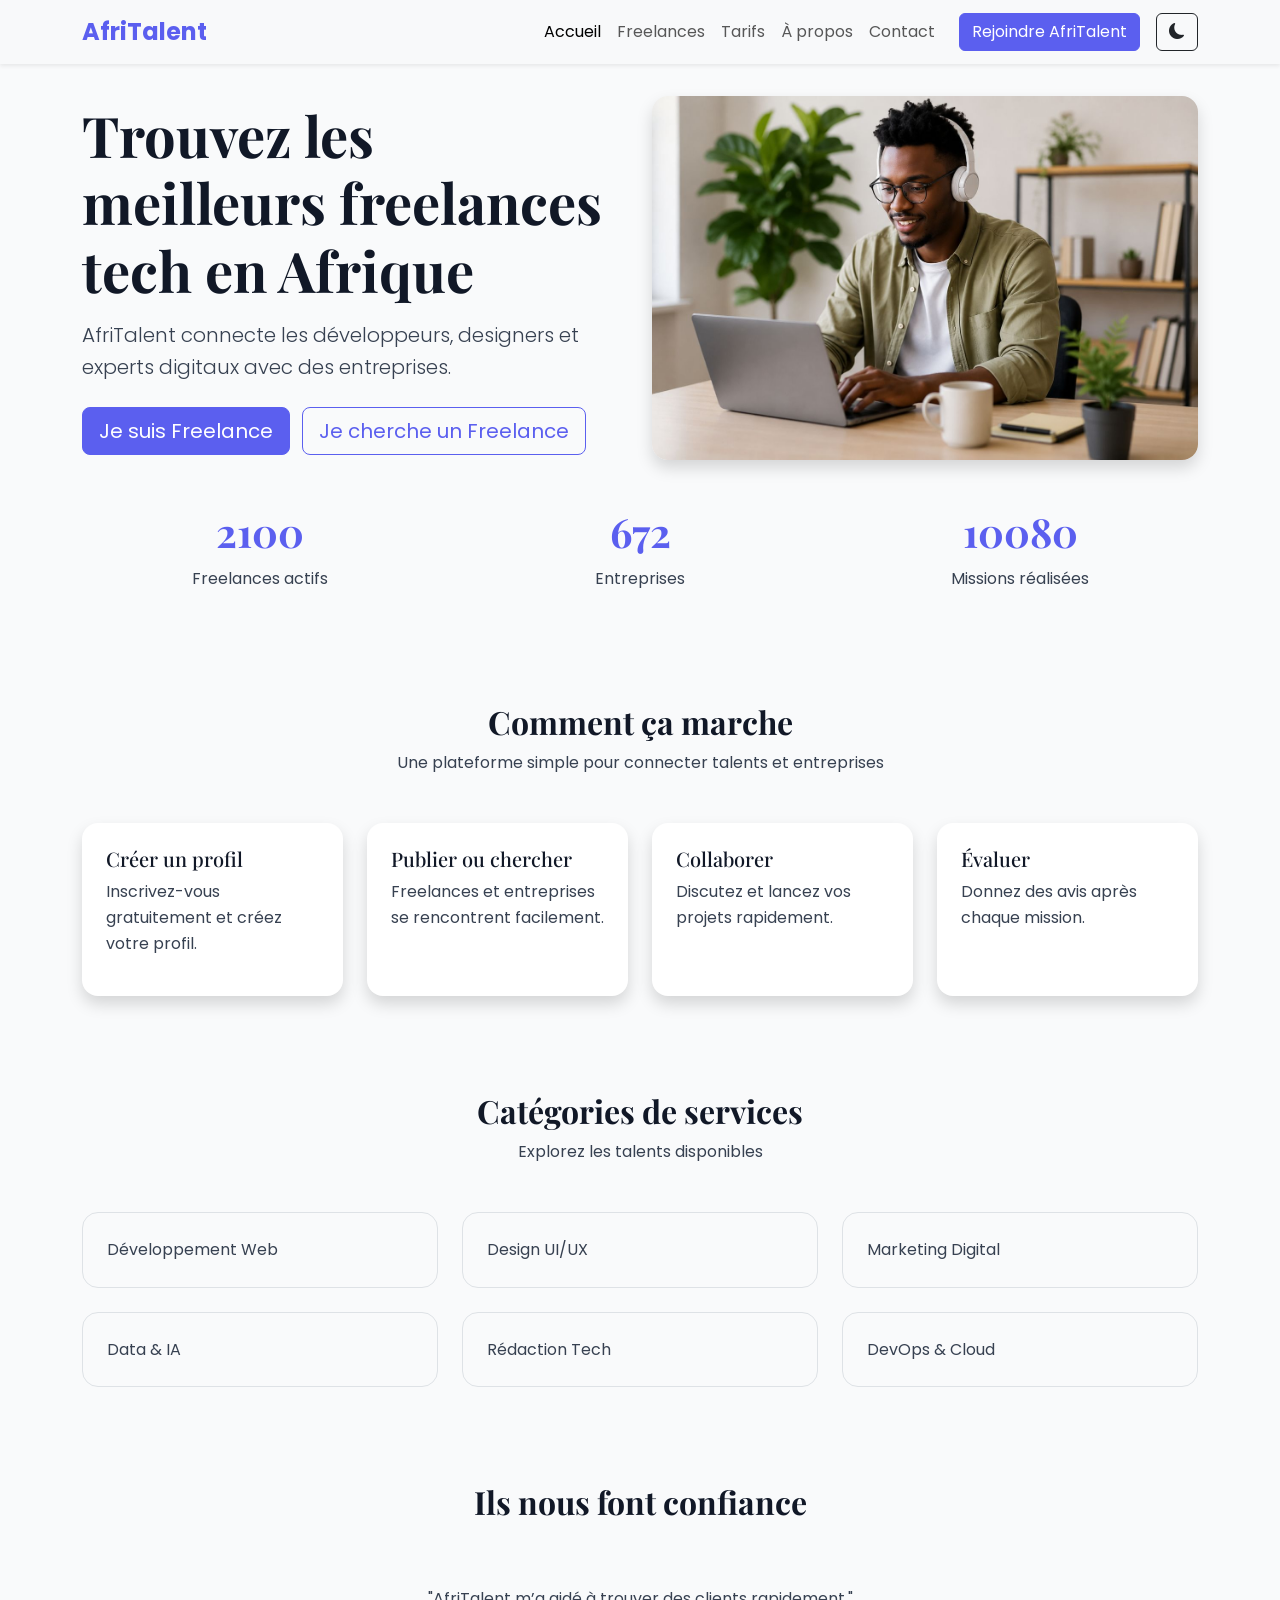
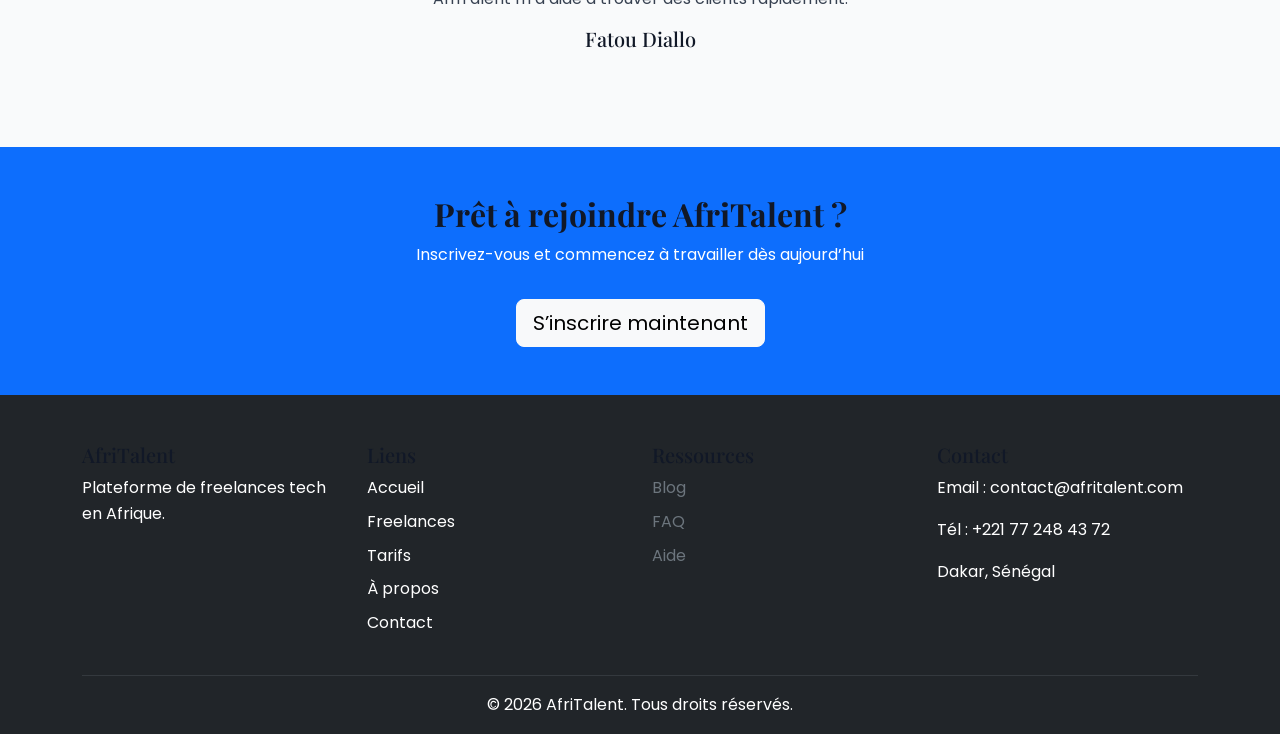
<file: index.html>
<!DOCTYPE html>
<html lang="fr">

<head>
    <meta charset="UTF-8">
    <meta name="viewport" content="width=device-width, initial-scale=1.0">

    <title>AfriTalent - Accueil</title>

    <!-- Bootstrap -->
    <link href="https://cdn.jsdelivr.net/npm/bootstrap@5.3.3/dist/css/bootstrap.min.css" rel="stylesheet">

    <!-- Bootstrap Icons -->
    <link rel="stylesheet" href="https://cdn.jsdelivr.net/npm/bootstrap-icons@1.11.3/font/bootstrap-icons.min.css">

    <!-- Google Fonts -->
    <link href="https://fonts.googleapis.com/css2?family=Poppins:wght@300;400;600;700&family=Playfair+Display:wght@500;700&display=swap" rel="stylesheet">

    <!-- CSS -->
    <link rel="stylesheet" href="CSS/style.css">
</head>

<body>

<!-- NAVBAR -->
<header>
    <nav class="navbar navbar-expand-lg navbar-light bg-light fixed-top shadow-sm">
        <div class="container">

            <a class="navbar-brand fw-bold" href="index.html">AfriTalent</a>

            <button class="navbar-toggler" type="button" data-bs-toggle="collapse" data-bs-target="#navbarNav">
                <span class="navbar-toggler-icon"></span>
            </button>

            <div class="collapse navbar-collapse" id="navbarNav">

                <ul class="navbar-nav ms-auto">
                    <li class="nav-item"><a class="nav-link active" href="index.html">Accueil</a></li>
                    <li class="nav-item"><a class="nav-link" href="freelances.html">Freelances</a></li>
                    <li class="nav-item"><a class="nav-link" href="tarifs.html">Tarifs</a></li>
                    <li class="nav-item"><a class="nav-link" href="about.html">À propos</a></li>
                    <li class="nav-item"><a class="nav-link" href="contact.html">Contact</a></li>
                </ul>

                <a href="#" class="btn btn-primary ms-lg-3">Rejoindre AfriTalent</a>
                <button id="darkModeBtn" class="btn btn-outline-dark ms-3" aria-label="Changer de thème">
    <i class="bi bi-moon-fill"></i>
</button>

            </div>
        </div>
    </nav>
</header>

<main>

<!-- HERO -->
<section class="hero-section text-center text-lg-start py-5 mt-5 fade-section">

    <div class="container">
        <div class="row align-items-center">

            <div class="col-lg-6">
                <h1 class="display-4 fw-bold">
                    Trouvez les meilleurs freelances tech en Afrique
                </h1>

                <p class="lead mt-3">
                    AfriTalent connecte les développeurs, designers et experts digitaux avec des entreprises.
                </p>

                <div class="mt-4">
                    <a href="freelances.html" class="btn btn-primary btn-lg me-2">Je suis Freelance</a>
                    <a href="freelances.html" class="btn btn-outline-primary btn-lg">Je cherche un Freelance</a>
                </div>
            </div>

            <div class="col-lg-6 mt-4 mt-lg-0 text-center">
                <img src="images/hero.jpg" alt="Freelance working" class="img-fluid rounded-4 shadow">
            </div>

        </div>

        <!-- STATS -->
        <div class="row text-center mt-5 fade-section">

            <div class="col-md-4">
                <h2 class="fw-bold counter" data-target="2500">0</h2>
                <p>Freelances actifs</p>
            </div>

            <div class="col-md-4">
                <h2 class="fw-bold counter" data-target="800">0</h2>
                <p>Entreprises</p>
            </div>

            <div class="col-md-4">
                <h2 class="fw-bold counter" data-target="12000">0</h2>
                <p>Missions réalisées</p>
            </div>

        </div>

    </div>

</section>

<!-- COMMENT ÇA MARCHE -->
<section class="py-5 ">
    <div class="container">

        <div class="text-center mb-5">
            <h2 class="fw-bold">Comment ça marche</h2>
            <p>Une plateforme simple pour connecter talents et entreprises</p>
        </div>

        <div class="row g-4">

            <div class="col-md-6 col-lg-3">
                <div class="p-4 bg-white shadow rounded-4 h-100">
                    <h5>Créer un profil</h5>
                    <p>Inscrivez-vous gratuitement et créez votre profil.</p>
                </div>
            </div>

            <div class="col-md-6 col-lg-3">
                <div class="p-4 bg-white shadow rounded-4 h-100">
                    <h5>Publier ou chercher</h5>
                    <p>Freelances et entreprises se rencontrent facilement.</p>
                </div>
            </div>

            <div class="col-md-6 col-lg-3">
                <div class="p-4 bg-white shadow rounded-4 h-100">
                    <h5>Collaborer</h5>
                    <p>Discutez et lancez vos projets rapidement.</p>
                </div>
            </div>

            <div class="col-md-6 col-lg-3">
                <div class="p-4 bg-white shadow rounded-4 h-100">
                    <h5>Évaluer</h5>
                    <p>Donnez des avis après chaque mission.</p>
                </div>
            </div>

        </div>

    </div>
</section>

<!-- CATÉGORIES -->
<section class="py-5">

    <div class="container text-center mb-5">
        <h2 class="fw-bold">Catégories de services</h2>
        <p>Explorez les talents disponibles</p>
    </div>

    <div class="container">
        <div class="row g-4">

            <div class="col-md-4"><div class="p-4 border rounded-4">Développement Web</div></div>
            <div class="col-md-4"><div class="p-4 border rounded-4">Design UI/UX</div></div>
            <div class="col-md-4"><div class="p-4 border rounded-4">Marketing Digital</div></div>
            <div class="col-md-4"><div class="p-4 border rounded-4">Data & IA</div></div>
            <div class="col-md-4"><div class="p-4 border rounded-4">Rédaction Tech</div></div>
            <div class="col-md-4"><div class="p-4 border rounded-4">DevOps & Cloud</div></div>

        </div>
    </div>

</section>

<!-- TÉMOIGNAGES -->
<section class="py-5 ">
    <div class="container text-center">

        <h2 class="fw-bold mb-4">Ils nous font confiance</h2>

        <div id="testimonialCarousel" class="carousel slide" data-bs-ride="carousel">

            <div class="carousel-inner">

                <div class="carousel-item active">
                    <p>"AfriTalent m’a aidé à trouver des clients rapidement."</p>
                    <h5>Fatou Diallo</h5>
                </div>

                <div class="carousel-item">
                    <p>"Plateforme très fiable pour recruter."</p>
                    <h5>Amadou Ba</h5>
                </div>

                <div class="carousel-item">
                    <p>"Très bonne expérience utilisateur."</p>
                    <h5>Marie Ndiaye</h5>
                </div>

            </div>

        </div>

    </div>
</section>

<!-- CTA -->
<section class="py-5 text-white text-center bg-primary">

    <div class="container">
        <h2 class="fw-bold">Prêt à rejoindre AfriTalent ?</h2>
        <p>Inscrivez-vous et commencez à travailler dès aujourd’hui</p>
        <a href="contact.html" class="btn btn-light btn-lg mt-3">S’inscrire maintenant</a>
    </div>

</section>

</main>


<!-- FOOTER -->
<footer class="bg-dark text-white pt-5 pb-3">

    <div class="container">
        <div class="row">

            <!-- AfriTalent -->
            <div class="col-md-3 mb-4">
                <h5>AfriTalent</h5>
                <p>Plateforme de freelances tech en Afrique.</p>
            </div>

            <!-- Liens -->
            <div class="col-md-3 mb-4">
                <h5>Liens</h5>

                <a href="index.html" class="text-white text-decoration-none d-block mb-2">Accueil</a>
                <a href="freelances.html" class="text-white text-decoration-none d-block mb-2">Freelances</a>
                <a href="tarifs.html" class="text-white text-decoration-none d-block mb-2">Tarifs</a>
                <a href="about.html" class="text-white text-decoration-none d-block mb-2">À propos</a>
                <a href="contact.html" class="text-white text-decoration-none d-block">Contact</a>
            </div>

            <!-- Ressources -->
            <div class="col-md-3 mb-4">
                <h5>Ressources</h5>

                <span class="d-block mb-2 text-secondary">Blog</span>
                <span class="d-block mb-2 text-secondary">FAQ </span>
                <span class="d-block text-secondary">Aide</span>
            </div>

            <!-- Contact -->
            <div class="col-md-3 mb-4">
                <h5>Contact</h5>
                <p>Email : contact@afritalent.com</p>
                <p>Tél : +221 77 248 43 72</p>
                <p>Dakar, Sénégal</p>
            </div>

        </div>

        <hr class="border-secondary">

        <p class="text-center mb-0">
            ©️ <span id="year"></span> AfriTalent. Tous droits réservés.
        </p>

    </div>

</footer>

<script>
    document.getElementById("year").textContent = new Date().getFullYear();
</script>

<script src="https://cdn.jsdelivr.net/npm/bootstrap@5.3.3/dist/js/bootstrap.bundle.min.js"></script>
<script src="JS/main.js"></script>
<button id="topBtn" class="btn btn-primary">
    <i class="bi bi-arrow-up"></i>
</button>

<script src="https://cdn.jsdelivr.net/npm/bootstrap@5.3.3/dist/js/bootstrap.bundle.min.js"></script>
<script src="JS/main.js"></script>
</body>
</html>
</file>
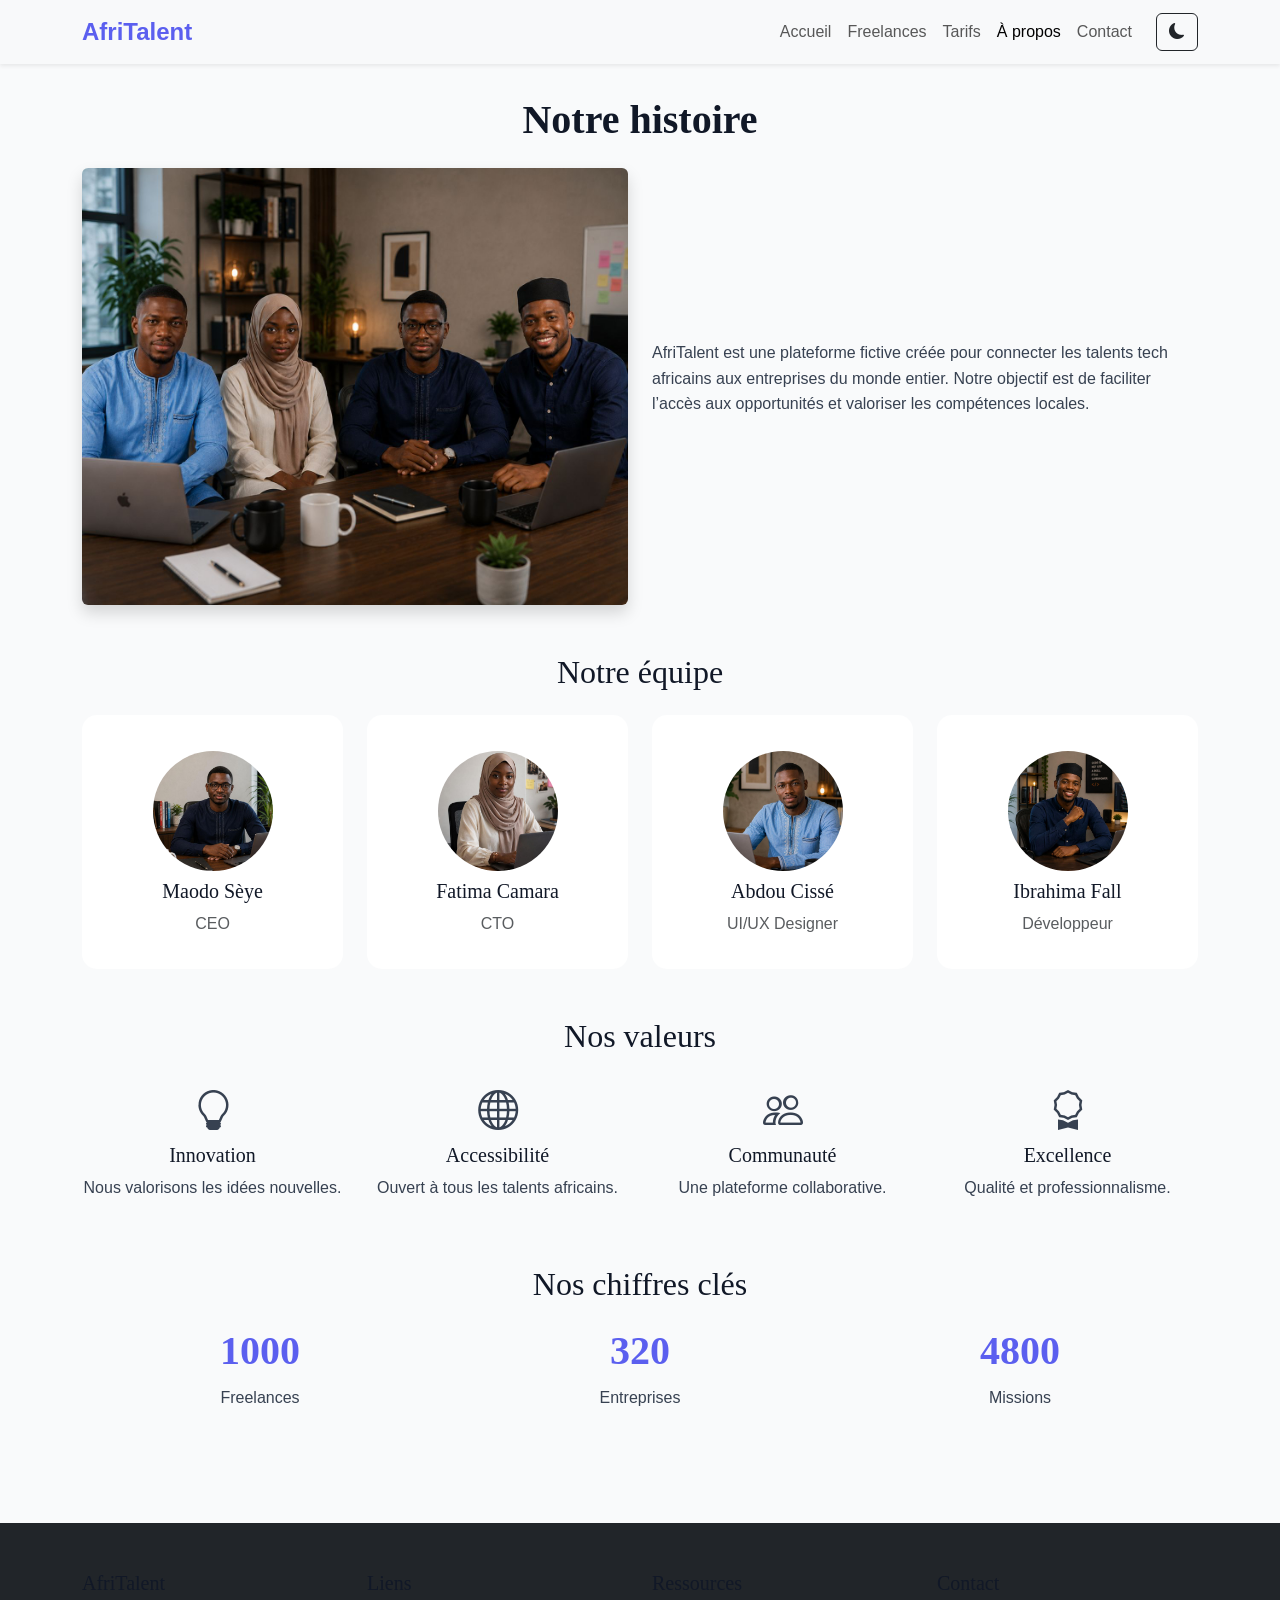
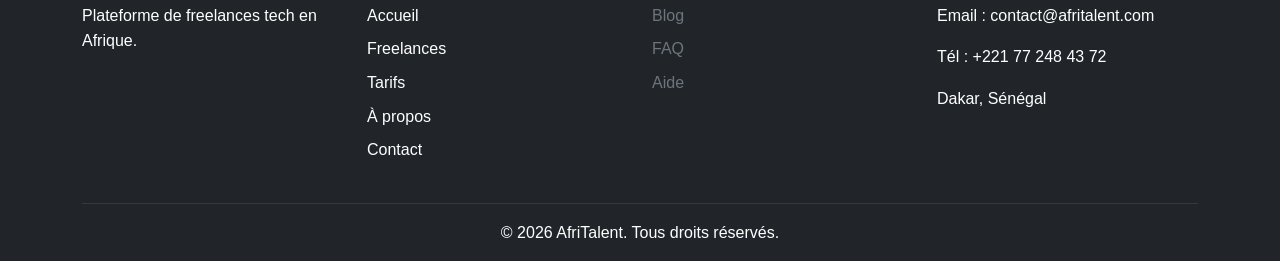
<file: about.html>
<!DOCTYPE html>
<html lang="fr">

<head>
    <meta charset="UTF-8">
    <meta name="viewport" content="width=device-width, initial-scale=1.0">
    <title>À propos - AfriTalent</title>

    <!-- Bootstrap -->
    <link href="https://cdn.jsdelivr.net/npm/bootstrap@5.3.3/dist/css/bootstrap.min.css" rel="stylesheet">

    <!-- Bootstrap Icons -->
    <link rel="stylesheet" href="https://cdn.jsdelivr.net/npm/bootstrap-icons@1.11.3/font/bootstrap-icons.min.css">

    <!-- CSS -->
    <link rel="stylesheet" href="CSS/style.css">
</head>

<body>

<!-- NAVBAR -->
<header>
    <nav class="navbar navbar-expand-lg navbar-light bg-light fixed-top shadow-sm">
        <div class="container">

            <a class="navbar-brand fw-bold" href="index.html">AfriTalent</a>

            <button class="navbar-toggler" type="button" data-bs-toggle="collapse" data-bs-target="#nav">
                <span class="navbar-toggler-icon"></span>
            </button>

            <div class="collapse navbar-collapse" id="nav">

                <ul class="navbar-nav ms-auto">
                    <li class="nav-item"><a class="nav-link" href="index.html">Accueil</a></li>
                    <li class="nav-item"><a class="nav-link" href="freelances.html">Freelances</a></li>
                    <li class="nav-item"><a class="nav-link" href="tarifs.html">Tarifs</a></li>
                    <li class="nav-item"><a class="nav-link active" href="about.html">À propos</a></li>
                    <li class="nav-item"><a class="nav-link" href="contact.html">Contact</a></li>
                </ul>
<button id="darkModeBtn" class="btn btn-outline-dark ms-3" aria-label="Changer de thème">
    <i class="bi bi-moon-fill"></i>
</button>
            </div>
        </div>
    </nav>
</header>

<main class="container py-5 mt-5 fade-section">

    <!-- HISTOIRE -->
    <section class="mb-5">
        <h1 class="fw-bold text-center">Notre histoire</h1>

        <div class="row align-items-center mt-4">

            <div class="col-md-6">
                <img src="images/equipe.jpg"
                     alt="Equipe AfriTalent"
                     class="img-fluid rounded shadow">
            </div>

            <div class="col-md-6">
                <p>
                    AfriTalent est une plateforme fictive créée pour connecter les talents tech africains aux entreprises du monde entier.
                    Notre objectif est de faciliter l’accès aux opportunités et valoriser les compétences locales.
                </p>
            </div>

        </div>
    </section>

    <!-- ÉQUIPE -->
    <section class="mb-5">

        <h2 class="text-center mb-4">Notre équipe</h2>

        <div class="row g-4 text-center">

            <div class="col-md-3">
                <div class="card p-3 h-100">

                    <img src="images/equipe1.jpg"
                         alt="CEO Maodo"
                         class="rounded-circle mx-auto mb-2">

                    <h5>Maodo Sèye</h5>
                    <p class="text-muted">CEO</p>

                </div>
            </div>

            <div class="col-md-3">
                <div class="card p-3 h-100">

                    <img src="images/equipe2.jpg"
                         alt="CTO Fatima"
                         class="rounded-circle mx-auto mb-2">

                    <h5>Fatima Camara</h5>
                    <p class="text-muted">CTO</p>

                </div>
            </div>

            <div class="col-md-3">
                <div class="card p-3 h-100">

                    <img src="images/equipe3.jpg"
                         alt="Designer Abdou"
                         class="rounded-circle mx-auto mb-2">

                    <h5>Abdou Cissé</h5>
                    <p class="text-muted">UI/UX Designer</p>

                </div>
            </div>

            <div class="col-md-3">
                <div class="card p-3 h-100">

                    <img src="images/equipe4.jpg"
                         alt="Dev Ibrahima"
                         class="rounded-circle mx-auto mb-2">

                    <h5>Ibrahima Fall</h5>
                    <p class="text-muted">Développeur</p>

                </div>
            </div>

        </div>

    </section>

    <!-- VALEURS -->
    <section class="mb-5">

        <h2 class="text-center mb-4">Nos valeurs</h2>

        <div class="row g-4 text-center">

            <div class="col-md-3">
                <i class="bi bi-lightbulb fs-1"></i>
                <h5>Innovation</h5>
                <p>Nous valorisons les idées nouvelles.</p>
            </div>

            <div class="col-md-3">
                <i class="bi bi-globe fs-1"></i>
                <h5>Accessibilité</h5>
                <p>Ouvert à tous les talents africains.</p>
            </div>

            <div class="col-md-3">
                <i class="bi bi-people fs-1"></i>
                <h5>Communauté</h5>
                <p>Une plateforme collaborative.</p>
            </div>

            <div class="col-md-3">
                <i class="bi bi-award fs-1"></i>
                <h5>Excellence</h5>
                <p>Qualité et professionnalisme.</p>
            </div>

        </div>

    </section>

    <!-- CHIFFRES -->
    <section class="mb-5 fade-section">

        <h2 class="text-center mb-4">Nos chiffres clés</h2>

        <div class="row text-center">

            <div class="col-md-4">
                <h2 class="counter" data-target="2500">0</h2>
                <p>Freelances</p>
            </div>

            <div class="col-md-4">
                <h2 class="counter" data-target="800">0</h2>
                <p>Entreprises</p>
            </div>

            <div class="col-md-4">
                <h2 class="counter" data-target="12000">0</h2>
                <p>Missions</p>
            </div>

        </div>

    </section>

</main>

<!-- FOOTER -->
<footer class="bg-dark text-white pt-5 pb-3">

    <div class="container">
        <div class="row">

            <!-- AfriTalent -->
            <div class="col-md-3 mb-4">
                <h5>AfriTalent</h5>
                <p>Plateforme de freelances tech en Afrique.</p>
            </div>

            <!-- Liens -->
            <div class="col-md-3 mb-4">
                <h5>Liens</h5>

                <a href="index.html" class="text-white text-decoration-none d-block mb-2">Accueil</a>
                <a href="freelances.html" class="text-white text-decoration-none d-block mb-2">Freelances</a>
                <a href="tarifs.html" class="text-white text-decoration-none d-block mb-2">Tarifs</a>
                <a href="about.html" class="text-white text-decoration-none d-block mb-2">À propos</a>
                <a href="contact.html" class="text-white text-decoration-none d-block">Contact</a>
            </div>

            <!-- Ressources -->
            <div class="col-md-3 mb-4">
                <h5>Ressources</h5>

                <span class="d-block mb-2 text-secondary">Blog </span>
                <span class="d-block mb-2 text-secondary">FAQ </span>
                <span class="d-block text-secondary">Aide </span>
            </div>

            <!-- Contact -->
            <div class="col-md-3 mb-4">
                <h5>Contact</h5>
                <p>Email : contact@afritalent.com</p>
                <p>Tél : +221 77 248 43 72</p>
                <p>Dakar, Sénégal</p>
            </div>

        </div>

        <hr class="border-secondary">

        <p class="text-center mb-0">
            ©️ <span id="year"></span> AfriTalent. Tous droits réservés.
        </p>

    </div>

</footer>


<script>
    document.getElementById("year").textContent = new Date().getFullYear();
</script>

<script src="https://cdn.jsdelivr.net/npm/bootstrap@5.3.3/dist/js/bootstrap.bundle.min.js"></script>
<script src="JS/main.js"></script>
<button id="topBtn" class="btn btn-primary">
    <i class="bi bi-arrow-up"></i>
</button>

<script src="https://cdn.jsdelivr.net/npm/bootstrap@5.3.3/dist/js/bootstrap.bundle.min.js"></script>
<script src="JS/main.js"></script>
</body>
</html>
</file>
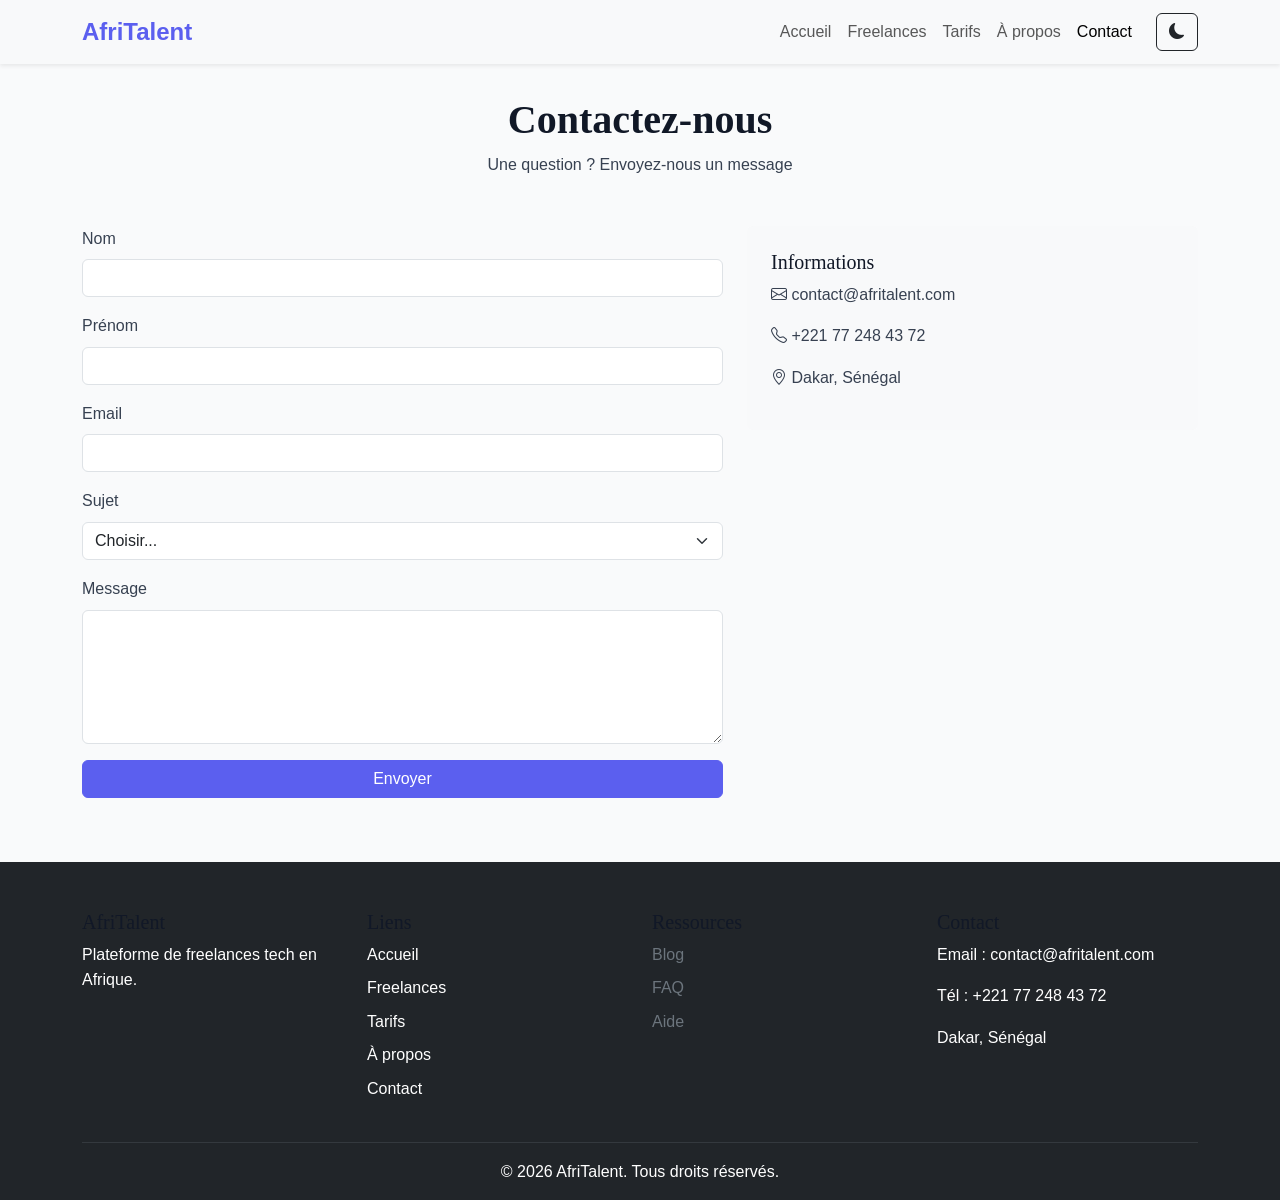
<file: contact.html>
<!DOCTYPE html>
<html lang="fr">

<head>
    <meta charset="UTF-8">
    <meta name="viewport" content="width=device-width, initial-scale=1.0">
    <title>Contact - AfriTalent</title>

    <!-- Bootstrap -->
    <link href="https://cdn.jsdelivr.net/npm/bootstrap@5.3.3/dist/css/bootstrap.min.css" rel="stylesheet">

    <!-- Bootstrap Icons -->
    <link rel="stylesheet" href="https://cdn.jsdelivr.net/npm/bootstrap-icons@1.11.3/font/bootstrap-icons.min.css">

    <!-- CSS -->
    <link rel="stylesheet" href="CSS/style.css">
</head>

<body>

<!-- NAVBAR -->
<header>
    <nav class="navbar navbar-expand-lg navbar-light bg-light fixed-top shadow-sm">
        <div class="container">

            <a class="navbar-brand fw-bold" href="index.html">AfriTalent</a>

            <button class="navbar-toggler" type="button" data-bs-toggle="collapse" data-bs-target="#nav">
                <span class="navbar-toggler-icon"></span>
            </button>

            <div class="collapse navbar-collapse" id="nav">

                <ul class="navbar-nav ms-auto">
                    <li class="nav-item"><a class="nav-link" href="index.html">Accueil</a></li>
                    <li class="nav-item"><a class="nav-link" href="freelances.html">Freelances</a></li>
                    <li class="nav-item"><a class="nav-link" href="tarifs.html">Tarifs</a></li>
                    <li class="nav-item"><a class="nav-link" href="about.html">À propos</a></li>
                    <li class="nav-item"><a class="nav-link active" href="contact.html">Contact</a></li>
                </ul>

                <button id="darkModeBtn" class="btn btn-outline-dark ms-3">
                    <i class="bi bi-moon-fill"></i>
                </button>

            </div>
        </div>
    </nav>
</header>

<main class="container py-5 mt-5 fade-section">

    <div class="text-center mb-5">
        <h1 class="fw-bold">Contactez-nous</h1>
        <p>Une question ? Envoyez-nous un message</p>
    </div>

    <div class="row g-4">

        <!-- FORMULAIRE -->
        <div class="col-md-7">

            <form id="contactForm">

                <!-- NOM -->
                <div class="mb-3">
                    <label class="form-label">Nom</label>
                    <input type="text" id="name" class="form-control">
                    <small class="text-danger" id="nameError"></small>
                </div>

                <!-- PRENOM -->
                <div class="mb-3">
                    <label class="form-label">Prénom</label>
                    <input type="text" id="surname" class="form-control">
                    <small class="text-danger" id="surnameError"></small>
                </div>

                <!-- EMAIL -->
                <div class="mb-3">
                    <label class="form-label">Email</label>
                    <input type="email" id="email" class="form-control">
                    <small class="text-danger" id="emailError"></small>
                </div>

                <!-- SUJET -->
                <div class="mb-3">
                    <label class="form-label">Sujet</label>
                    <select id="subject" class="form-select">
                        <option value="">Choisir...</option>
                        <option value="support">Support</option>
                        <option value="partenariat">Partenariat</option>
                        <option value="recrutement">Recrutement</option>
                        <option value="autre">Autre</option>
                    </select>
                    <small class="text-danger" id="subjectError"></small>
                </div>

                <!-- MESSAGE -->
                <div class="mb-3">
                    <label class="form-label">Message</label>
                    <textarea id="message" class="form-control" rows="5"></textarea>
                    <small class="text-danger" id="messageError"></small>
                </div>

                <button class="btn btn-primary w-100">Envoyer</button>

                <p class="text-success mt-3" id="successMsg"></p>

            </form>

        </div>

        <!-- INFOS -->
        <div class="col-md-5">

            <div class="p-4 bg-light rounded">
                <h5>Informations</h5>
                <p><i class="bi bi-envelope"></i> contact@afritalent.com</p>
                <p><i class="bi bi-telephone"></i> +221 77 248 43 72</p>
                <p><i class="bi bi-geo-alt"></i> Dakar, Sénégal</p>
            </div>

            <div class="mt-4">
                <iframe
                    src="https://www.google.com/maps/embed?pb=!1m18..."
                    width="100%"
                    height="250"
                    style="border:0;"
                    loading="lazy">
                </iframe>
            </div>

        </div>

    </div>

</main>

<!-- FOOTER -->
<footer class="bg-dark text-white pt-5 pb-3">

    <div class="container">
        <div class="row">

            <!-- AfriTalent -->
            <div class="col-md-3 mb-4">
                <h5>AfriTalent</h5>
                <p>Plateforme de freelances tech en Afrique.</p>
            </div>

            <!-- Liens -->
            <div class="col-md-3 mb-4">
                <h5>Liens</h5>

                <a href="index.html" class="text-white text-decoration-none d-block mb-2">Accueil</a>
                <a href="freelances.html" class="text-white text-decoration-none d-block mb-2">Freelances</a>
                <a href="tarifs.html" class="text-white text-decoration-none d-block mb-2">Tarifs</a>
                <a href="about.html" class="text-white text-decoration-none d-block mb-2">À propos</a>
                <a href="contact.html" class="text-white text-decoration-none d-block">Contact</a>
            </div>

            <!-- Ressources -->
            <div class="col-md-3 mb-4">
                <h5>Ressources</h5>

                <span class="d-block mb-2 text-secondary">Blog </span>
                <span class="d-block mb-2 text-secondary">FAQ </span>
                <span class="d-block text-secondary">Aide </span>
            </div>

            <!-- Contact -->
            <div class="col-md-3 mb-4">
                <h5>Contact</h5>
                <p>Email : contact@afritalent.com</p>
                <p>Tél : +221 77 248 43 72</p>
                <p>Dakar, Sénégal</p>
            </div>

        </div>

        <hr class="border-secondary">

        <p class="text-center mb-0">
            ©️ <span id="year"></span> AfriTalent. Tous droits réservés.
        </p>

    </div>

</footer>


<script>
    document.getElementById("year").textContent = new Date().getFullYear();
</script>

<script src="https://cdn.jsdelivr.net/npm/bootstrap@5.3.3/dist/js/bootstrap.bundle.min.js"></script>
<script src="JS/main.js"></script>
<button id="topBtn" class="btn btn-primary">
    <i class="bi bi-arrow-up"></i>
</button>

<script src="https://cdn.jsdelivr.net/npm/bootstrap@5.3.3/dist/js/bootstrap.bundle.min.js"></script>
<script src="JS/main.js"></script>
</body>
</html>
</file>
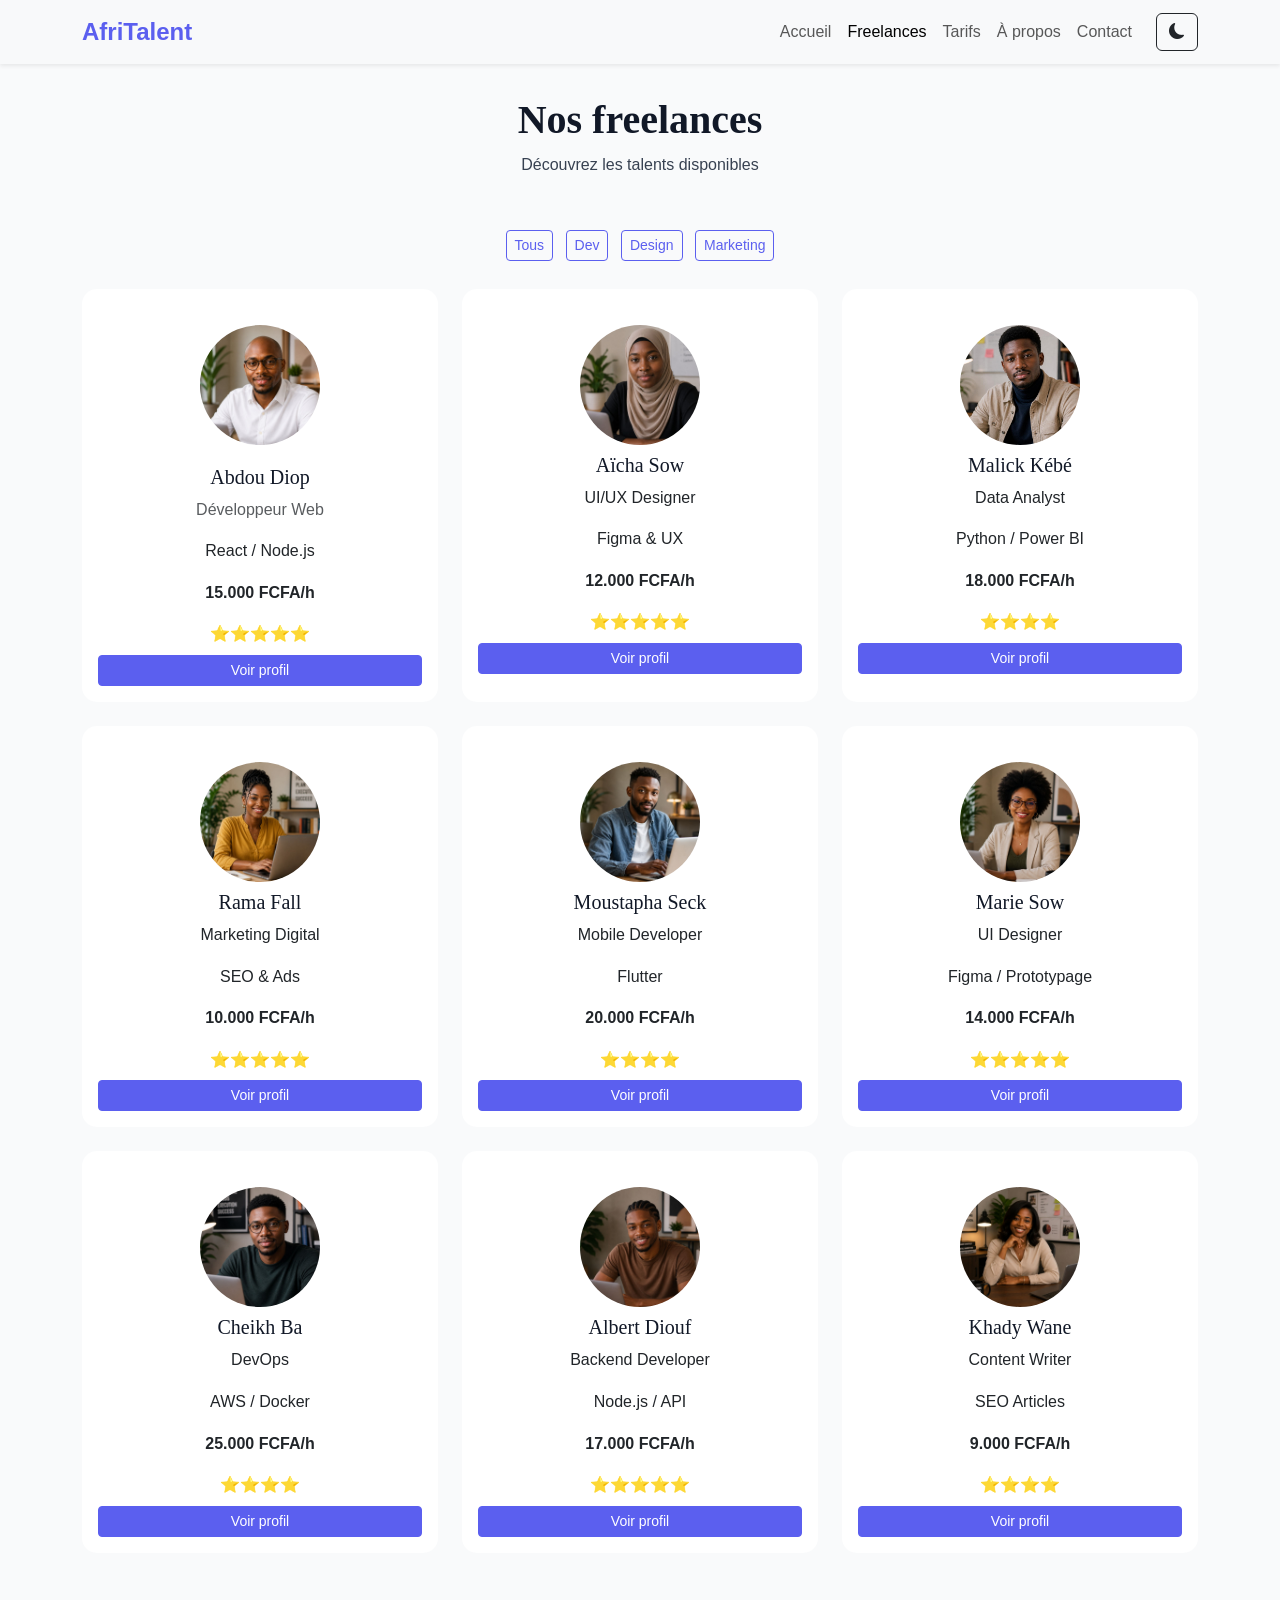
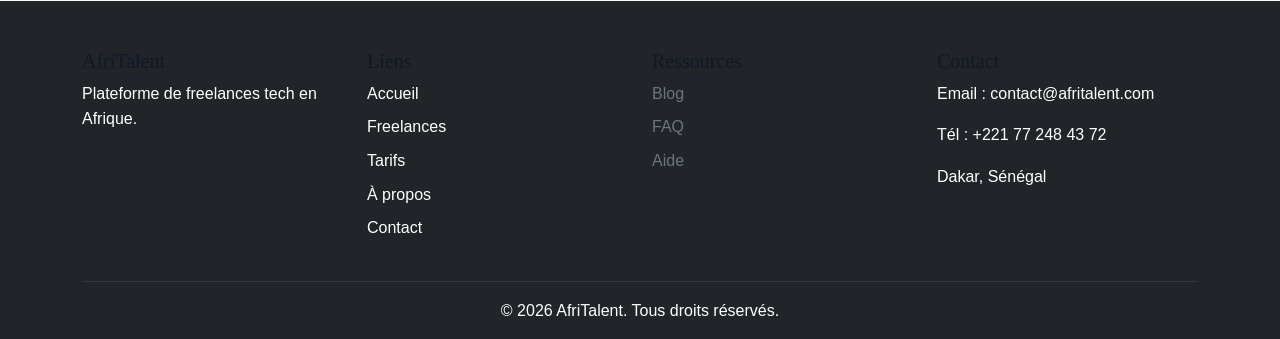
<file: freelances.html>
<!DOCTYPE html>
<html lang="fr">

<head>
    <meta charset="UTF-8">
    <meta name="viewport" content="width=device-width, initial-scale=1.0">
    <title>Freelances - AfriTalent</title>

    <!-- Bootstrap -->
    <link href="https://cdn.jsdelivr.net/npm/bootstrap@5.3.3/dist/css/bootstrap.min.css" rel="stylesheet">

    <!-- Bootstrap Icons -->
    <link rel="stylesheet" href="https://cdn.jsdelivr.net/npm/bootstrap-icons@1.11.3/font/bootstrap-icons.min.css">

    <!-- CSS -->
    <link rel="stylesheet" href="CSS/style.css">
</head>

<body>

<!-- NAVBAR -->
<header>
    <nav class="navbar navbar-expand-lg navbar-light bg-light fixed-top shadow-sm">
        <div class="container">

            <a class="navbar-brand fw-bold" href="index.html">AfriTalent</a>

            <button class="navbar-toggler" type="button" data-bs-toggle="collapse" data-bs-target="#nav">
                <span class="navbar-toggler-icon"></span>
            </button>

            <div class="collapse navbar-collapse" id="nav">

                <ul class="navbar-nav ms-auto">
                    <li class="nav-item"><a class="nav-link" href="index.html">Accueil</a></li>
                    <li class="nav-item"><a class="nav-link active" href="freelances.html">Freelances</a></li>
                    <li class="nav-item"><a class="nav-link" href="tarifs.html">Tarifs</a></li>
                    <li class="nav-item"><a class="nav-link" href="about.html">À propos</a></li>
                    <li class="nav-item"><a class="nav-link" href="contact.html">Contact</a></li>
                </ul>

                <button id="darkModeBtn" class="btn btn-outline-dark ms-3">
                    <i class="bi bi-moon-fill"></i>
                </button>

            </div>
        </div>
    </nav>
</header>

<main class="container py-5 mt-5 fade-section">

    <!-- TITLE -->
    <div class="text-center mb-5">
        <h1 class="fw-bold">Nos freelances</h1>
        <p>Découvrez les talents disponibles</p>
    </div>

    <!-- FILTRES (IMPORTANT JS COMMIT 8) -->
    <div class="text-center mb-4">
        <button class="btn btn-outline-primary btn-sm m-1 filter-btn" data-filter="all">Tous</button>
        <button class="btn btn-outline-primary btn-sm m-1 filter-btn" data-filter="dev">Dev</button>
        <button class="btn btn-outline-primary btn-sm m-1 filter-btn" data-filter="design">Design</button>
        <button class="btn btn-outline-primary btn-sm m-1 filter-btn" data-filter="marketing">Marketing</button>
    </div>

    <!-- GRID -->
    <div class="row g-4">

        <!-- 1 DEV -->
        <div class="col-md-6 col-lg-4 freelance-card" data-category="dev">
            <div class="card p-3 h-100 text-center">
                <img src="images/freelance1.jpg" class="card-img-top" alt="Abdou Diop">
                <h5>Abdou Diop</h5>
                <p class="text-muted">Développeur Web</p>
                <p>React / Node.js</p>
                <p><strong>15.000 FCFA/h</strong></p>
                <span>⭐⭐⭐⭐⭐</span>
                <button class="btn btn-primary btn-sm mt-2">Voir profil</button>
            </div>
        </div>

        <!-- 2 DESIGN -->
        <div class="col-md-6 col-lg-4 freelance-card" data-category="design">
            <div class="card p-3 h-100 text-center">
                <img src="images/freelance2.jpg" class="rounded-circle mx-auto mb-2" alt="Aïcha Sow">
                <h5>Aïcha Sow</h5>
                <p>UI/UX Designer</p>
                <p>Figma & UX</p>
                <p><strong>12.000 FCFA/h</strong></p>
                <span>⭐⭐⭐⭐⭐</span>
                <button class="btn btn-primary btn-sm mt-2">Voir profil</button>
            </div>
        </div>

        <!-- 3 DATA DEV -->
        <div class="col-md-6 col-lg-4 freelance-card" data-category="dev">
            <div class="card p-3 h-100 text-center">
                <img src="images/freelance3.jpg" class="rounded-circle mx-auto mb-2" alt="Malick Kébé">
                <h5>Malick Kébé</h5>
                <p>Data Analyst</p>
                <p>Python / Power BI</p>
                <p><strong>18.000 FCFA/h</strong></p>
                <span>⭐⭐⭐⭐</span>
                <button class="btn btn-primary btn-sm mt-2">Voir profil</button>
            </div>
        </div>

        <!-- 4 MARKETING -->
        <div class="col-md-6 col-lg-4 freelance-card" data-category="marketing">
            <div class="card p-3 h-100 text-center">
                <img src="images/freelance4.jpg" class="rounded-circle mx-auto mb-2" alt="Rama Fall">
                <h5>Rama Fall</h5>
                <p>Marketing Digital</p>
                <p>SEO & Ads</p>
                <p><strong>10.000 FCFA/h</strong></p>
                <span>⭐⭐⭐⭐⭐</span>
                <button class="btn btn-primary btn-sm mt-2">Voir profil</button>
            </div>
        </div>

        <!-- 5 DEV -->
        <div class="col-md-6 col-lg-4 freelance-card" data-category="dev">
            <div class="card p-3 h-100 text-center">
                <img src="images/freelance5.jpg" class="rounded-circle mx-auto mb-2" alt="Moustapha Seck">
                <h5>Moustapha Seck</h5>
                <p>Mobile Developer</p>
                <p>Flutter</p>
                <p><strong>20.000 FCFA/h</strong></p>
                <span>⭐⭐⭐⭐</span>
                <button class="btn btn-primary btn-sm mt-2">Voir profil</button>
            </div>
        </div>

        <!-- 6 DESIGN -->
        <div class="col-md-6 col-lg-4 freelance-card" data-category="design">
            <div class="card p-3 h-100 text-center">
                <img src="images/freelance6.jpg" class="rounded-circle mx-auto mb-2" alt="Marie Sow">
                <h5>Marie Sow</h5>
                <p>UI Designer</p>
                <p>Figma / Prototypage</p>
                <p><strong>14.000 FCFA/h</strong></p>
                <span>⭐⭐⭐⭐⭐</span>
                <button class="btn btn-primary btn-sm mt-2">Voir profil</button>
            </div>
        </div>

        <!-- 7 DEVOPS -->
        <div class="col-md-6 col-lg-4 freelance-card" data-category="dev">
            <div class="card p-3 h-100 text-center">
                <img src="images/freelance7.jpg" class="rounded-circle mx-auto mb-2" alt="Cheikh Ba">
                <h5>Cheikh Ba</h5>
                <p>DevOps</p>
                <p>AWS / Docker</p>
                <p><strong>25.000 FCFA/h</strong></p>
                <span>⭐⭐⭐⭐</span>
                <button class="btn btn-primary btn-sm mt-2">Voir profil</button>
            </div>
        </div>

        <!-- 8 BACKEND -->
        <div class="col-md-6 col-lg-4 freelance-card" data-category="dev">
            <div class="card p-3 h-100 text-center">
                <img src="images/freelance8.jpg" class="rounded-circle mx-auto mb-2" alt="Albert Diouf">
                <h5>Albert Diouf</h5>
                <p>Backend Developer</p>
                <p>Node.js / API</p>
                <p><strong>17.000 FCFA/h</strong></p>
                <span>⭐⭐⭐⭐⭐</span>
                <button class="btn btn-primary btn-sm mt-2">Voir profil</button>
            </div>
        </div>

        <!-- 9 CONTENT -->
        <div class="col-md-6 col-lg-4 freelance-card" data-category="marketing">
            <div class="card p-3 h-100 text-center">
                <img src="images/freelance9.jpg" class="rounded-circle mx-auto mb-2" alt="Khady Wane">
                <h5>Khady Wane</h5>
                <p>Content Writer</p>
                <p>SEO Articles</p>
                <p><strong>9.000 FCFA/h</strong></p>
                <span>⭐⭐⭐⭐</span>
                <button class="btn btn-primary btn-sm mt-2">Voir profil</button>
            </div>
        </div>

    </div>
</main>
<!-- FOOTER -->
<footer class="bg-dark text-white pt-5 pb-3">

    <div class="container">
        <div class="row">

            <!-- AfriTalent -->
            <div class="col-md-3 mb-4">
                <h5>AfriTalent</h5>
                <p>Plateforme de freelances tech en Afrique.</p>
            </div>

            <!-- Liens -->
            <div class="col-md-3 mb-4">
                <h5>Liens</h5>

                <a href="index.html" class="text-white text-decoration-none d-block mb-2">Accueil</a>
                <a href="freelances.html" class="text-white text-decoration-none d-block mb-2">Freelances</a>
                <a href="tarifs.html" class="text-white text-decoration-none d-block mb-2">Tarifs</a>
                <a href="about.html" class="text-white text-decoration-none d-block mb-2">À propos</a>
                <a href="contact.html" class="text-white text-decoration-none d-block">Contact</a>
            </div>

            <!-- Ressources -->
            <div class="col-md-3 mb-4">
                <h5>Ressources</h5>

                <span class="d-block mb-2 text-secondary">Blog</span>
                <span class="d-block mb-2 text-secondary">FAQ</span>
                <span class="d-block text-secondary">Aide</span>
            </div>

            <!-- Contact -->
            <div class="col-md-3 mb-4">
                <h5>Contact</h5>
                <p>Email : contact@afritalent.com</p>
                <p>Tél : +221 77 248 43 72</p>
                <p>Dakar, Sénégal</p>
            </div>

        </div>

        <hr class="border-secondary">

        <p class="text-center mb-0">
            ©️ <span id="year"></span> AfriTalent. Tous droits réservés.
        </p>

    </div>

</footer>


<script>
    document.getElementById("year").textContent = new Date().getFullYear();
</script>

<script src="https://cdn.jsdelivr.net/npm/bootstrap@5.3.3/dist/js/bootstrap.bundle.min.js"></script>
<script src="JS/main.js"></script>
<button id="topBtn" class="btn btn-primary">
    <i class="bi bi-arrow-up"></i>
</button>

<script src="https://cdn.jsdelivr.net/npm/bootstrap@5.3.3/dist/js/bootstrap.bundle.min.js"></script>
<script src="JS/main.js"></script>
</body>
</html>

<!-- TOP BUTTON -->
<button id="topBtn" class="btn btn-primary">
    <i class="bi bi-arrow-up"></i>
</button>

<script src="https://cdn.jsdelivr.net/npm/bootstrap@5.3.3/dist/js/bootstrap.bundle.min.js"></script>
<script src="JS/main.js"></script>

</body>
</html>
</file>
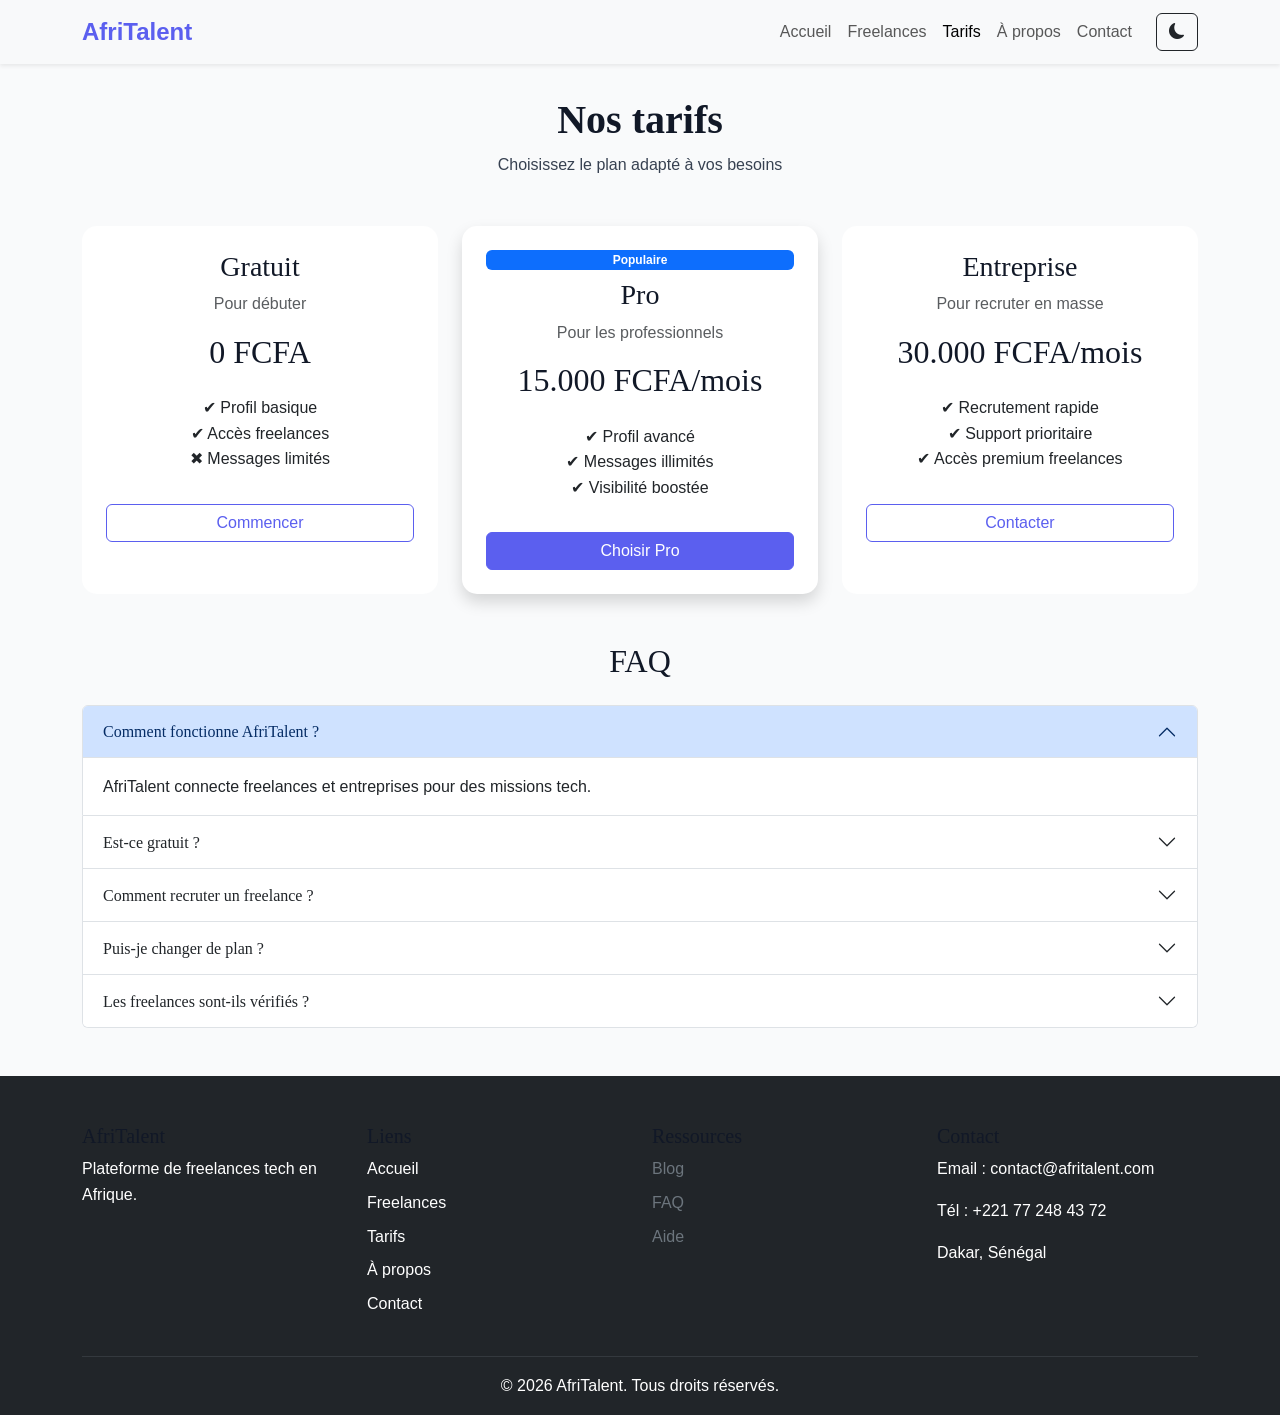
<file: tarifs.html>
<!DOCTYPE html>
<html lang="fr">

<head>
    <meta charset="UTF-8">
    <meta name="viewport" content="width=device-width, initial-scale=1.0">
    <title>Tarifs - AfriTalent</title>

    <!-- Bootstrap -->
    <link href="https://cdn.jsdelivr.net/npm/bootstrap@5.3.3/dist/css/bootstrap.min.css" rel="stylesheet">

    <!-- Bootstrap Icons -->
    <link rel="stylesheet" href="https://cdn.jsdelivr.net/npm/bootstrap-icons@1.11.3/font/bootstrap-icons.min.css">

    <!-- CSS -->
    <link rel="stylesheet" href="CSS/style.css">
</head>

<body>

<!-- NAVBAR -->
<header>
    <nav class="navbar navbar-expand-lg navbar-light bg-light fixed-top shadow-sm">
        <div class="container">

            <a class="navbar-brand fw-bold" href="index.html">AfriTalent</a>

            <button class="navbar-toggler" type="button" data-bs-toggle="collapse" data-bs-target="#nav">
                <span class="navbar-toggler-icon"></span>
            </button>

            <div class="collapse navbar-collapse" id="nav">

                <ul class="navbar-nav ms-auto">
                    <li class="nav-item"><a class="nav-link" href="index.html">Accueil</a></li>
                    <li class="nav-item"><a class="nav-link" href="freelances.html">Freelances</a></li>
                    <li class="nav-item"><a class="nav-link active" href="tarifs.html">Tarifs</a></li>
                    <li class="nav-item"><a class="nav-link" href="about.html">À propos</a></li>
                    <li class="nav-item"><a class="nav-link" href="contact.html">Contact</a></li>
                </ul>
                <button id="darkModeBtn" class="btn btn-outline-dark ms-3" aria-label="Changer de thème">
    <i class="bi bi-moon-fill"></i>
</button>

            </div>
        </div>
    </nav>
</header>

<main class="container py-5 mt-5 fade-section">

    <!-- TITRE -->
    <div class="text-center mb-5">
        <h1 class="fw-bold">Nos tarifs</h1>
        <p>Choisissez le plan adapté à vos besoins</p>
    </div>

    <!-- PLANS -->
    <div class="row g-4">

        <!-- GRATUIT -->
        <div class="col-md-4">
            <div class="card p-4 h-100 text-center">

                <h3>Gratuit</h3>
                <p class="text-muted">Pour débuter</p>

                <h2>0 FCFA</h2>

                <ul class="list-unstyled mt-3">
                    <li>✔ Profil basique</li>
                    <li>✔ Accès freelances</li>
                    <li>✖ Messages limités</li>
                </ul>

                <button class="btn btn-outline-primary mt-3">Commencer</button>
            </div>
        </div>

        <!-- PRO -->
        <div class="col-md-4">
            <div class="card p-4 h-100 text-center border-primary shadow">

                <span class="badge bg-primary mb-2">Populaire</span>

                <h3>Pro</h3>
                <p class="text-muted">Pour les professionnels</p>

                <h2>15.000 FCFA/mois</h2>

                <ul class="list-unstyled mt-3">
                    <li>✔ Profil avancé</li>
                    <li>✔ Messages illimités</li>
                    <li>✔ Visibilité boostée</li>
                </ul>

                <button class="btn btn-primary mt-3">Choisir Pro</button>
            </div>
        </div>

        <!-- ENTREPRISE -->
        <div class="col-md-4">
            <div class="card p-4 h-100 text-center">

                <h3>Entreprise</h3>
                <p class="text-muted">Pour recruter en masse</p>

                <h2>30.000 FCFA/mois</h2>

                <ul class="list-unstyled mt-3">
                    <li>✔ Recrutement rapide</li>
                    <li>✔ Support prioritaire</li>
                    <li>✔ Accès premium freelances</li>
                </ul>

                <button class="btn btn-outline-primary mt-3">Contacter</button>
            </div>
        </div>

    </div>

    <!-- FAQ -->
    <div class="mt-5">

        <h2 class="text-center mb-4">FAQ</h2>

        <div class="accordion" id="faq">

            <!-- 1 -->
            <div class="accordion-item">
                <h2 class="accordion-header">
                    <button class="accordion-button" type="button" data-bs-toggle="collapse" data-bs-target="#q1">
                        Comment fonctionne AfriTalent ?
                    </button>
                </h2>
                <div id="q1" class="accordion-collapse collapse show" data-bs-parent="#faq">
                    <div class="accordion-body">
                        AfriTalent connecte freelances et entreprises pour des missions tech.
                    </div>
                </div>
            </div>

            <!-- 2 -->
            <div class="accordion-item">
                <h2 class="accordion-header">
                    <button class="accordion-button collapsed" type="button" data-bs-toggle="collapse" data-bs-target="#q2">
                        Est-ce gratuit ?
                    </button>
                </h2>
                <div id="q2" class="accordion-collapse collapse" data-bs-parent="#faq">
                    <div class="accordion-body">
                        Oui, un plan gratuit est disponible.
                    </div>
                </div>
            </div>

            <!-- 3 -->
            <div class="accordion-item">
                <h2 class="accordion-header">
                    <button class="accordion-button collapsed" type="button" data-bs-toggle="collapse" data-bs-target="#q3">
                        Comment recruter un freelance ?
                    </button>
                </h2>
                <div id="q3" class="accordion-collapse collapse" data-bs-parent="#faq">
                    <div class="accordion-body">
                        Vous pouvez contacter directement un freelance depuis son profil.
                    </div>
                </div>
            </div>

            <!-- 4 -->
            <div class="accordion-item">
                <h2 class="accordion-header">
                    <button class="accordion-button collapsed" type="button" data-bs-toggle="collapse" data-bs-target="#q4">
                        Puis-je changer de plan ?
                    </button>
                </h2>
                <div id="q4" class="accordion-collapse collapse" data-bs-parent="#faq">
                    <div class="accordion-body">
                        Oui, les plans sont flexibles et modifiables à tout moment.
                    </div>
                </div>
            </div>

            <!-- 5 -->
            <div class="accordion-item">
                <h2 class="accordion-header">
                    <button class="accordion-button collapsed" type="button" data-bs-toggle="collapse" data-bs-target="#q5">
                        Les freelances sont-ils vérifiés ?
                    </button>
                </h2>
                <div id="q5" class="accordion-collapse collapse" data-bs-parent="#faq">
                    <div class="accordion-body">
                        Oui, chaque profil est vérifié avant publication.
                    </div>
                </div>
            </div>

        </div>

    </div>

</main>


<!-- FOOTER -->
<footer class="bg-dark text-white pt-5 pb-3">

    <div class="container">
        <div class="row">

            <!-- AfriTalent -->
            <div class="col-md-3 mb-4">
                <h5>AfriTalent</h5>
                <p>Plateforme de freelances tech en Afrique.</p>
            </div>

            <!-- Liens -->
            <div class="col-md-3 mb-4">
                <h5>Liens</h5>

                <a href="index.html" class="text-white text-decoration-none d-block mb-2">Accueil</a>
                <a href="freelances.html" class="text-white text-decoration-none d-block mb-2">Freelances</a>
                <a href="tarifs.html" class="text-white text-decoration-none d-block mb-2">Tarifs</a>
                <a href="about.html" class="text-white text-decoration-none d-block mb-2">À propos</a>
                <a href="contact.html" class="text-white text-decoration-none d-block">Contact</a>
            </div>

            <!-- Ressources -->
            <div class="col-md-3 mb-4">
                <h5>Ressources</h5>

                <span class="d-block mb-2 text-secondary">Blog </span>
                <span class="d-block mb-2 text-secondary">FAQ </span>
                <span class="d-block text-secondary">Aide </span>
            </div>

            <!-- Contact -->
            <div class="col-md-3 mb-4">
                <h5>Contact</h5>
                <p>Email : contact@afritalent.com</p>
                <p>Tél : +221 77 248 43 72</p>
                <p>Dakar, Sénégal</p>
            </div>

        </div>

        <hr class="border-secondary">

        <p class="text-center mb-0">
            ©️ <span id="year"></span> AfriTalent. Tous droits réservés.
        </p>

    </div>

</footer>


<script>
    document.getElementById("year").textContent = new Date().getFullYear();
</script>

<script src="https://cdn.jsdelivr.net/npm/bootstrap@5.3.3/dist/js/bootstrap.bundle.min.js"></script>
<script src="JS/main.js"></script>
<button id="topBtn" class="btn btn-primary">
    <i class="bi bi-arrow-up"></i>
</button>

<script src="https://cdn.jsdelivr.net/npm/bootstrap@5.3.3/dist/js/bootstrap.bundle.min.js"></script>
<script src="JS/main.js"></script>
</body>
</html>
</file>
<file: CSS/style.css>
/* =========================
   VARIABLES CSS
========================= */
:root {
    --primary-color: #5B5FEF;   /* Bleu-violet principal */
    --secondary-color: #1f2937;
    --light-color: #f9fafb;
    --dark-color: #111827;
    --accent-color: #8B5CF6;    /* Violet lumineux */
    --text-color: #374151;

    --font-title: 'Playfair Display', serif;
    --font-body: 'Poppins', sans-serif;
}

/* =========================
   RESET GLOBAL
========================= */
* {
    margin: 0;
    padding: 0;
    box-sizing: border-box;
}

body {
    font-family: var(--font-body);
    color: var(--text-color);
    background-color: var(--light-color);
    line-height: 1.6;
}

/* =========================
   TYPOGRAPHIE
========================= */
h1, h2, h3, h4, h5 {
    font-family: var(--font-title);
    color: var(--dark-color);
}

/* =========================
   NAVBAR
========================= */
.navbar {
    transition: all 0.3s ease;
}

.navbar-brand {
    font-size: 1.5rem;
    color: var(--primary-color) !important;
}

/* =========================
   BOUTONS
========================= */
.btn-primary {
    background-color: #5B5FEF !important;
    border-color:  #5B5FEF !important;
}

.btn-primary:hover {
    background-color: #4A4FD8 !important;
    border-color:  #4A4FD8 !important;

}
/* Bouton outline */
.btn-outline-primary {
    color: #5B5FEF !important;
    border-color: #5B5FEF !important;
}

.btn-outline-primary:hover {
    background-color: #5B5FEF !important;
    border-color: #5B5FEF !important;
    color: #fff !important;
}

/* =========================
   HERO SECTION
========================= */
.hero-section {
    padding-top: 80px;
}

/* =========================
   CARTES
========================= */
.card {
    border: none;
    border-radius: 15px;
    transition: 0.3s ease;
}

.card:hover {
    transform: translateY(-5px);
    box-shadow: 0 10px 25px rgba(0,0,0,0.1);
}

/* =========================
   SERVICE CARDS
========================= */
.service-card {
    transition: all 0.3s ease;
    cursor: pointer;
}

.service-card:hover {
    background-color: var(--primary-color);
    color: white;
    transform: scale(1.05);
}

/* =========================
   FOOTER
========================= */
footer {
    background-color: var(--dark-color);
    color: white;
}
.hero {
    min-height: 80vh;
    display: flex;
    align-items: center;
    justify-content: center;
    text-align: center;
    padding: 60px 20px;
    background: linear-gradient(135deg, var(--primary-color), var(--accent-color));
    color: white;
}

.hero h1 {
    font-size: 3rem;
    font-weight: bold;
}

.hero p {
    font-size: 1.2rem;
    margin-top: 10px;
}
.bento-grid {
    display: grid;
    grid-template-columns: repeat(3, 1fr);
    gap: 20px;
}

.bento-item {
    background: white;
    padding: 20px;
    border-radius: 15px;
    transition: 0.3s ease;
}

.bento-item:hover {
    transform: translateY(-5px);
    box-shadow: 0 10px 20px rgba(0,0,0,0.1);
}

/* tailles différentes pour effet bento */
.bento-item.large {
    grid-column: span 2;
}

.bento-item.tall {
    grid-row: span 2;
}
.category-card {
    transition: all 0.3s ease;
    border-radius: 15px;
    padding: 20px;
    background: white;
    text-align: center;
}

.category-card:hover {
    background-color: var(--primary-color);
    color: white;
    transform: scale(1.05);
}
.carousel-item {
    padding: 40px;
    text-align: center;
}

.carousel-item img {
    width: 80px;
    height: 80px;
    border-radius: 50%;
}
html {
    scroll-behavior: smooth;
}

.section-title {
    text-align: center;
    margin-bottom: 40px;
    font-weight: bold;
}
.card img {
    width: 120px;
    height: 120px;
    object-fit: cover;
    border-radius: 50%;
    display: block;
    margin: 20px auto;
}
/* ==========================
   RESPONSIVE TABLETTE
========================== */

@media (max-width: 992px) {

    .hero h1 {
        font-size: 2.5rem;
    }

    .bento-grid {
        grid-template-columns: repeat(2, 1fr);
    }

}

/* ==========================
   RESPONSIVE MOBILE
========================== */

@media (max-width: 768px) {

    .hero {
        text-align: center;
        padding: 60px 20px;
    }

    .hero h1 {
        font-size: 2rem;
    }

    .hero p {
        font-size: 1rem;
    }

    .bento-grid {
        grid-template-columns: 1fr;
    }

    .card {
        margin-bottom: 20px;
    }

    .navbar-brand {
        font-size: 1.3rem;
    }

}

/* ==========================
   PETITS ÉCRANS
========================== */

@media (max-width: 576px) {

    h1 {
        font-size: 1.8rem;
    }

    h2 {
        font-size: 1.5rem;
    }

    .btn {
        width: 100%;
        margin-top: 10px;
    }

}
/* =====================
   DARK MODE
===================== */

.dark-mode {
    background-color: #121212;
    color: #f5f5f5;
}

.dark-mode .navbar {
    background-color: #1e1e1e !important;
}

.dark-mode .card {
    background-color: #2a2a2a;
    color: white;
}

/* =====================
   NAVBAR AU SCROLL
===================== */

.navbar-scroll {
    background: white !important;
    box-shadow: 0 4px 12px rgba(0,0,0,.15);
}

/* =====================
   BOUTON TOP
===================== */

#topBtn{
    position: fixed;
    right:20px;
    bottom:20px;
    display:none;
    border-radius:50%;
    z-index:999;
}
/* ===========================
   ANIMATION FADE-IN
=========================== */

.fade-section {
    opacity: 0;
    transform: translateY(40px);
    transition: opacity 0.8s ease, transform 0.8s ease;
}

.fade-section.show {
    opacity: 1;
    transform: translateY(0);
}

/* ===========================
   COMPTEURS
=========================== */

.counter {
    font-size: 2.5rem;
    font-weight: bold;
    color: var(--primary-color);
    margin-bottom: 10px;
}
/* ===============================
   ANIMATION DES SECTIONS
=============================== */

.fade-section{
    opacity:0;
    transform:translateY(40px);
    transition:all .8s ease;
}

.fade-section.show{
    opacity:1;
    transform:translateY(0);
}

/* ===============================
   EFFET SUR LES CARTES
=============================== */

.card{
    transition:0.3s ease;
}

.card:hover{
    transform:translateY(-8px);
    box-shadow:0 12px 25px rgba(0,0,0,.15);
}

/* ===============================
   EFFET SUR LES BOUTONS
=============================== */

.btn{
    transition:0.3s ease;
}

.btn:hover{
    transform:scale(1.05);
}
</file>
